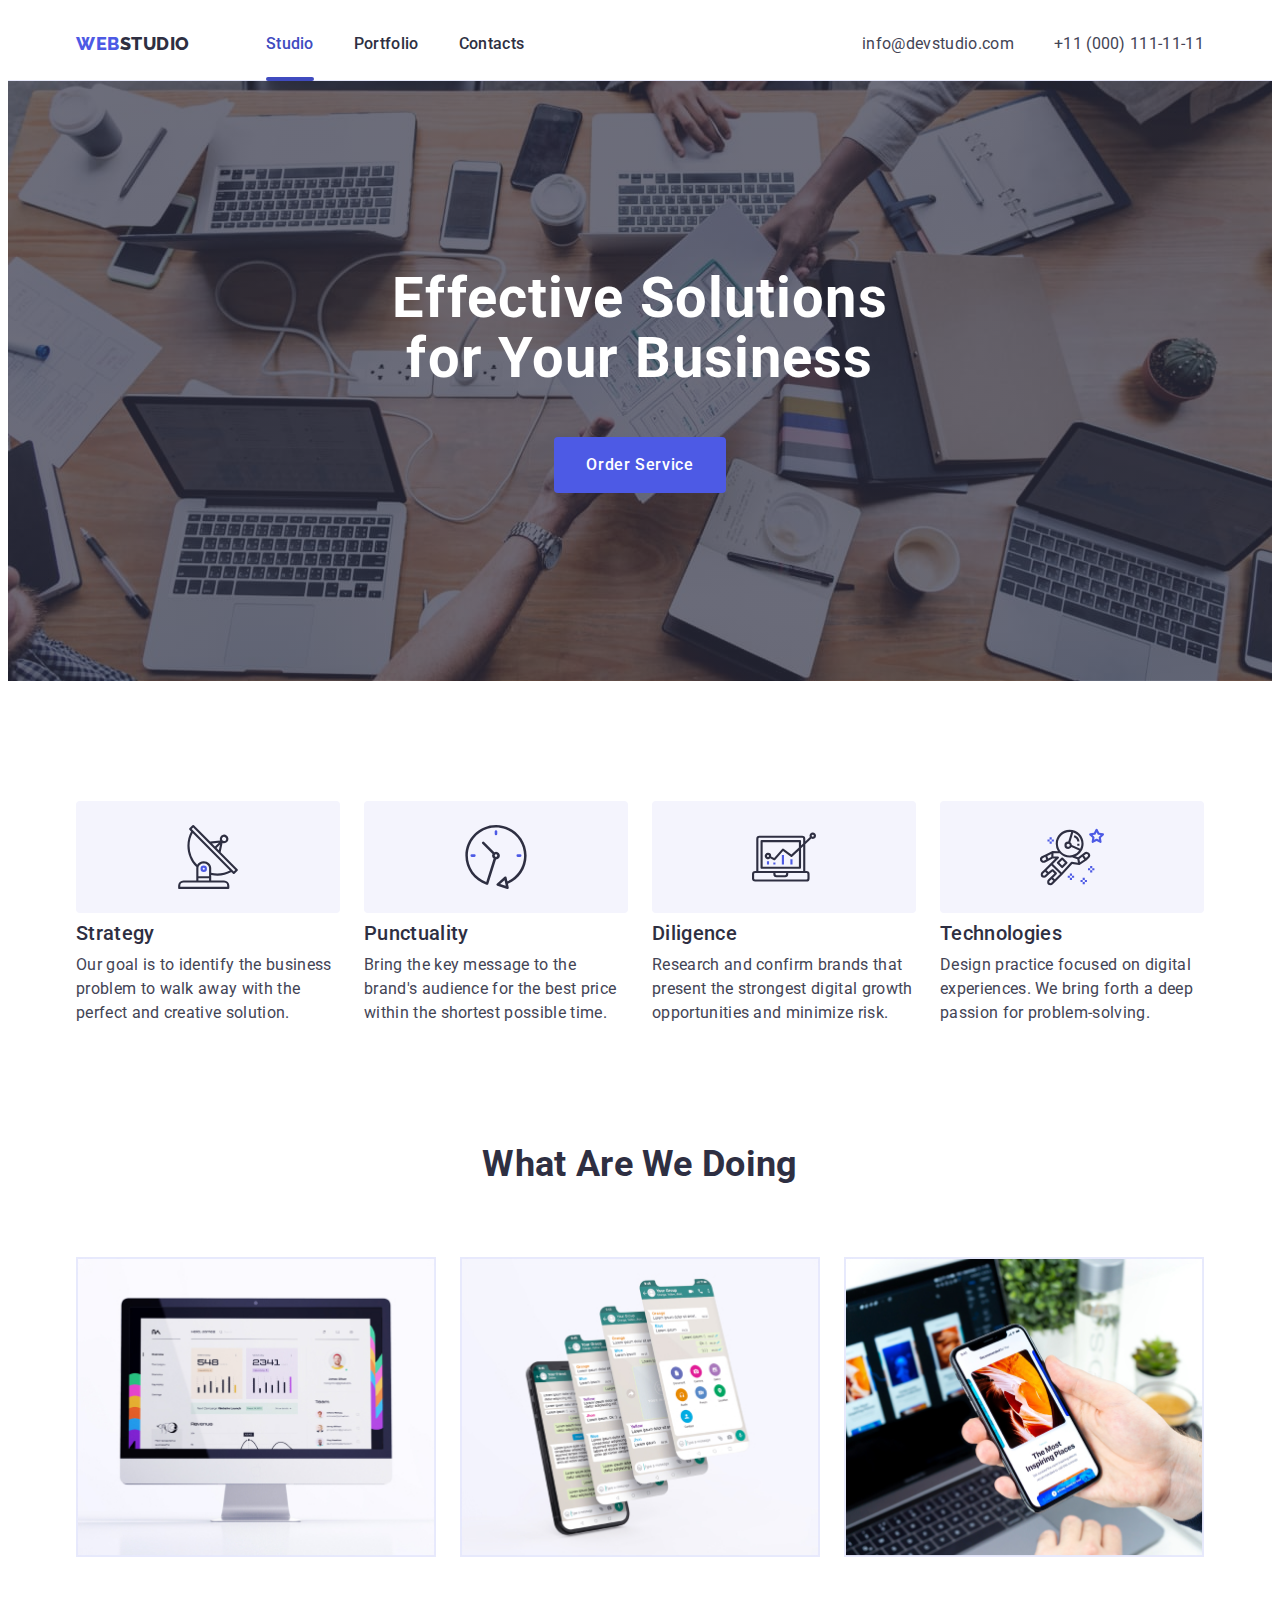
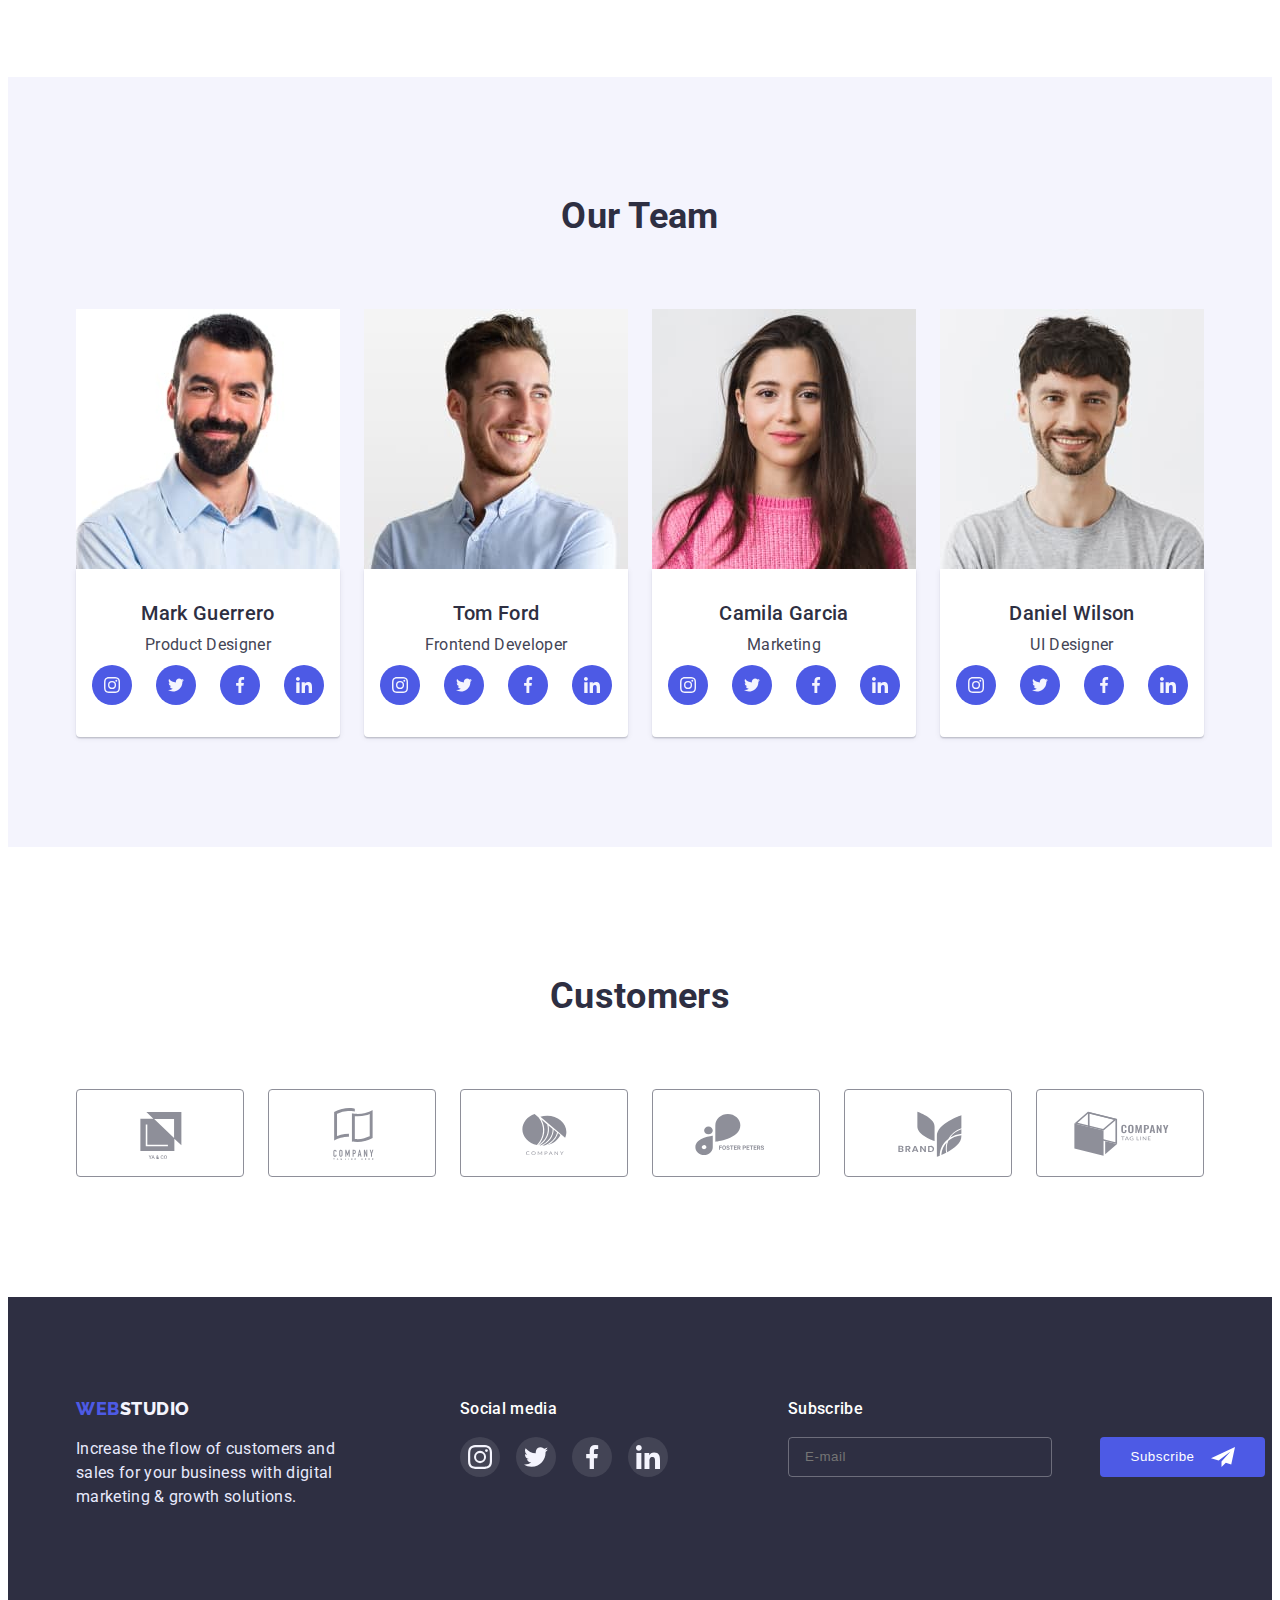
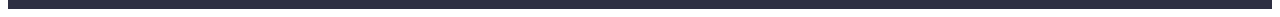
<file: index.html>
<!DOCTYPE html>
<html lang="en">
  <head>
    <meta charset="UTF-8" />
    <meta http-equiv="X-UA-Compatible" content="IE=edge" />
    <meta name="viewport" content="width=device-width, initial-scale=1.0" />
    <title>Document</title>
    <link rel="preconnect" href="https://fonts.googleapis.com" />
    <link rel="preconnect" href="https://fonts.gstatic.com" crossorigin />
    <link
      href="https://fonts.googleapis.com/css2?family=Raleway:wght@800&family=Roboto:wght@400;500;700;900&display=swap"
      rel="stylesheet"
    />
    <link
      rel="stylesheet"
      href="https://cdnjs.cloudflare.com/ajax/libs/modern-normalize/1.1.0/modern-normalize.min.css"
      integrity="sha512-wpPYUAdjBVSE4KJnH1VR1HeZfpl1ub8YT/NKx4PuQ5NmX2tKuGu6U/JRp5y+Y8XG2tV+wKQpNHVUX03MfMFn9Q=="
      crossorigin="anonymous"
      referrerpolicy="no-referrer"
    />
    <link rel="stylesheet" href="./css/styles.css" />
  </head>
  <body>
    <header class="header">
      <div class="container">
        <nav class="navigation">
          <a class="logo" href="/">Web<span class="studio-nav">Studio</span></a>
          <ul class="list-nav list">
            <li class="item"><a href="" class="link current">Studio</a></li>
            <li class="item">
              <a href="./portfolio.html" class="link">Portfolio</a>
            </li>
            <li class="item"><a href="" class="link">Contacts</a></li>
          </ul>
        </nav>

        <ul class="header-list list">
          <li class="item">
            <a class="contact link" href="mailto:info@devstudio.com"
              >info@devstudio.com</a
            >
          </li>
          <li class="item">
            <a class="contact link" href="tel:+110001111111"
              >+11 (000) 111-11-11</a
            >
          </li>
        </ul>
      </div>
    </header>

    <main>
      <section class="hero">
        <div class="container">
          <h1 class="title">Effective Solutions for Your Business</h1>
          <button class="btn" type="button" data-modal-open>
            Order Service
          </button>
        </div>
      </section>

      <section class="section">
        <div class="container">
          <h2 hidden>Priorities</h2>
          <ul class="list">
            <li class="item">
              <div class="thumb">
                <svg class="thumb-icon" width="64" height="64">
                  <use href="./images/icons.svg#icon-antenna"></use>
                </svg>
              </div>
              <h3 class="title">Strategy</h3>
              <p class="text">
                Our goal is to identify the business problem to walk away with
                the perfect and creative solution.
              </p>
            </li>
            <li class="item">
              <div class="thumb">
                <svg class="thumb-icon" width="64" height="64">
                  <use href="./images/icons.svg#icon-clock"></use>
                </svg>
              </div>
              <h3 class="title">Punctuality</h3>
              <p class="text">
                Bring the key message to the brand's audience for the best price
                within the shortest possible time.
              </p>
            </li>
            <li class="item">
              <div class="thumb">
                <svg class="thumb-icon" width="64" height="64">
                  <use href="./images/icons.svg#icon-diagram"></use>
                </svg>
              </div>
              <h3 class="title">Diligence</h3>
              <p class="text">
                Research and confirm brands that present the strongest digital
                growth opportunities and minimize risk.
              </p>
            </li>
            <li class="item">
              <div class="thumb">
                <svg class="thumb-icon" width="64" height="64">
                  <use href="./images/icons.svg#icon-astronaut"></use>
                </svg>
              </div>
              <h3 class="title">Technologies</h3>
              <p class="text">
                Design practice focused on digital experiences. We bring forth a
                deep passion for problem-solving.
              </p>
            </li>
          </ul>
        </div>
      </section>

      <section class="features">
        <div class="container">
          <h2 class="title">What are we doing</h2>
          <ul class="list">
            <li class="features-item">
              <img
                src="./images/img.jpg1.1.jpg"
                alt="monitor"
                width="360"
                height="300"
              />
            </li>
            <li class="features-item">
              <img
                src="./images/img.jpg1.2.jpg"
                alt="phones"
                width="360"
                height="300"
              />
            </li>
            <li class="features-item">
              <img
                src="./images/img.jpg1.3.jpg"
                alt="monitor and phone"
                width="360"
                height="300"
              />
            </li>
          </ul>
        </div>
      </section>

      <section class="team">
        <div class="container">
          <h2 class="caption">Our Team</h2>
          <ul class="team-list list">
            <li class="team-item">
              <img
                src="./images/img.jpg"
                alt="employee photo"
                width="264"
                height="260"
              />
              <div class="team-card">
                <h3 class="title">Mark Guerrero</h3>
                <p class="after-title">Product Designer</p>
                <ul class="team-soc-list list">
                  <li class="team-soc-item">
                    <a href="" class="soc-link link">
                      <svg class="team-soc-icon" width="16" height="16">
                        <use href="./images/icons.svg#icon-instagram"></use>
                      </svg>
                    </a>
                  </li>
                  <li class="team-soc-item">
                    <a href="" class="soc-link link">
                      <svg class="team-soc-icon" width="16" height="16">
                        <use href="./images/icons.svg#icon-twitter"></use>
                      </svg>
                    </a>
                  </li>
                  <li class="team-soc-item">
                    <a href="" class="soc-link link">
                      <svg class="team-soc-icon" width="16" height="16">
                        <use href="./images/icons.svg#icon-facebook"></use>
                      </svg>
                    </a>
                  </li>
                  <li class="team-soc-item">
                    <a href="" class="soc-link link">
                      <svg class="team-soc-icon" width="16" height="16">
                        <use href="./images/icons.svg#icon-linkedin"></use>
                      </svg>
                    </a>
                  </li>
                </ul>
              </div>
            </li>
            <li class="team-item">
              <img
                src="./images/img-2.jpg"
                alt="employee photo"
                width="264"
                height="260"
              />
              <div class="team-card">
                <h3 class="title">Tom Ford</h3>
                <p class="after-title">Frontend Developer</p>
                <ul class="team-soc-list list">
                  <li class="team-soc-item">
                    <a href="" class="soc-link link">
                      <svg class="team-soc-icon" width="16" height="16">
                        <use href="./images/icons.svg#icon-instagram"></use>
                      </svg>
                    </a>
                  </li>
                  <li class="team-soc-item">
                    <a href="" class="soc-link link">
                      <svg class="team-soc-icon" width="16" height="16">
                        <use href="./images/icons.svg#icon-twitter"></use>
                      </svg>
                    </a>
                  </li>
                  <li class="team-soc-item">
                    <a href="" class="soc-link link">
                      <svg class="team-soc-icon" width="16" height="16">
                        <use href="./images/icons.svg#icon-facebook"></use>
                      </svg>
                    </a>
                  </li>
                  <li class="team-soc-item">
                    <a href="" class="soc-link link">
                      <svg class="team-soc-icon" width="16" height="16">
                        <use href="./images/icons.svg#icon-linkedin"></use>
                      </svg>
                    </a>
                  </li>
                </ul>
              </div>
            </li>
            <li class="team-item">
              <img
                src="./images/img-3.jpg"
                alt="employee photo"
                width="264"
                height="260"
              />
              <div class="team-card">
                <h3 class="title">Camila Garcia</h3>
                <p class="after-title">Marketing</p>
                <ul class="team-soc-list list">
                  <li class="team-soc-item">
                    <a href="" class="soc-link link">
                      <svg class="team-soc-icon" width="16" height="16">
                        <use href="./images/icons.svg#icon-instagram"></use>
                      </svg>
                    </a>
                  </li>
                  <li class="team-soc-item">
                    <a href="" class="soc-link link">
                      <svg class="team-soc-icon" width="16" height="16">
                        <use href="./images/icons.svg#icon-twitter"></use>
                      </svg>
                    </a>
                  </li>
                  <li class="team-soc-item">
                    <a href="" class="soc-link link">
                      <svg class="team-soc-icon" width="16" height="16">
                        <use href="./images/icons.svg#icon-facebook"></use>
                      </svg>
                    </a>
                  </li>
                  <li class="team-soc-item">
                    <a href="" class="soc-link link">
                      <svg class="team-soc-icon" width="16" height="16">
                        <use href="./images/icons.svg#icon-linkedin"></use>
                      </svg>
                    </a>
                  </li>
                </ul>
              </div>
            </li>
            <li class="team-item">
              <img
                src="./images/img-4.jpg"
                alt="employee photo"
                width="264"
                height="260"
              />
              <div class="team-card">
                <h3 class="title">Daniel Wilson</h3>
                <p class="after-title">UI Designer</p>
                <ul class="team-soc-list list">
                  <li class="team-soc-item">
                    <a href="" class="soc-link link">
                      <svg class="team-soc-icon" width="16" height="16">
                        <use href="./images/icons.svg#icon-instagram"></use>
                      </svg>
                    </a>
                  </li>
                  <li class="team-soc-item">
                    <a href="" class="soc-link link">
                      <svg class="team-soc-icon" width="16" height="16">
                        <use href="./images/icons.svg#icon-twitter"></use>
                      </svg>
                    </a>
                  </li>
                  <li class="team-soc-item">
                    <a href="" class="soc-link link">
                      <svg class="team-soc-icon" width="16" height="16">
                        <use href="./images/icons.svg#icon-facebook"></use>
                      </svg>
                    </a>
                  </li>
                  <li class="team-soc-item">
                    <a href="" class="soc-link link">
                      <svg class="team-soc-icon" width="16" height="16">
                        <use href="./images/icons.svg#icon-linkedin"></use>
                      </svg>
                    </a>
                  </li>
                </ul>
              </div>
            </li>
          </ul>
        </div>
      </section>
    </main>

    <section class="customers">
      <div class="container">
        <h2 class="customers-title">Customers</h2>
        <ul class="customers-list list">
          <li class="customers-item">
            <a href="" class="customers-link link">
              <svg class="customers-icon" width="104" height="56">
                <use href="./images/icons.svg#icon-Logo"></use>
              </svg>
            </a>
          </li>
          <li class="customers-item">
            <a href="" class="customers-link link">
              <svg class="customers-icon" width="104" height="56">
                <use href="./images/icons.svg#icon-Logo-2"></use>
              </svg>
            </a>
          </li>
          <li class="customers-item">
            <a href="" class="customers-link link">
              <svg class="customers-icon" width="104" height="56">
                <use href="./images/icons.svg#icon-Logo-3"></use>
              </svg>
            </a>
          </li>
          <li class="customers-item">
            <a href="" class="customers-link link">
              <svg class="customers-icon" width="104" height="56">
                <use href="./images/icons.svg#icon-Logo-4"></use>
              </svg>
            </a>
          </li>
          <li class="customers-item">
            <a href="" class="customers-link link">
              <svg class="customers-icon" width="104" height="56">
                <use href="./images/icons.svg#icon-Logo-5"></use>
              </svg>
            </a>
          </li>
          <li class="customers-item">
            <a href="" class="customers-link link">
              <svg class="customers-icon" width="104" height="56">
                <use href="./images/icons.svg#icon-Logo-6"></use>
              </svg>
            </a>
          </li>
        </ul>
      </div>
    </section>

    <footer class="footer">
      <div class="container">
        <div class="footer-logo">
          <a class="logo" href="/"
            >Web<span class="studio-footer">Studio</span></a
          >
          <p class="text">
            Increase the flow of customers and sales for your business with
            digital marketing & growth solutions.
          </p>
        </div>

        <div class="footer-soc">
          <h3 class="footer-title">Social media</h3>
          <ul class="footer-soc-list list">
            <li class="footer-item">
              <a href="" class="soc-link link">
                <svg class="footer-icon" width="24" height="24">
                  <use href="./images/icons.svg#icon-instagram"></use>
                </svg>
              </a>
            </li>

            <li class="footer-item">
              <a href="" class="soc-link link">
                <svg class="footer-icon" width="24" height="24">
                  <use href="./images/icons.svg#icon-twitter"></use>
                </svg>
              </a>
            </li>

            <li class="footer-item">
              <a href="" class="soc-link link">
                <svg class="footer-icon" width="24" height="24">
                  <use href="./images/icons.svg#icon-facebook"></use>
                </svg>
              </a>
            </li>

            <li class="footer-item">
              <a href="" class="soc-link link">
                <svg class="footer-icon" width="24" height="24">
                  <use href="./images/icons.svg#icon-linkedin"></use>
                </svg>
              </a>
            </li>
          </ul>
        </div>

        <div class="footer-field">
          <p class="footer-form-titl">Subscribe</p>
          <form class="footer-form">
            <div class="footer-field-form">
            <input
            type="email"
            class="footer-input"
            name="user-email"
            placeholder="E-mail"
          />
          <button type="submit" class="button-footer-form">Subscribe
            <svg class="footer-form-icon" width="24" height="24">
              <use href="./images/icons.svg#icon-frame"></use>
            </svg>
          </button>
        </div>
          </form>
        </div>
      </div>
    </footer>
    <div class="backdrop is-hidden" data-modal>
      <div class="modal">
        <button type="button" class="modal-close" data-modal-close>
          <svg class="modal-icon" width="8" height="8">
            <use href="./images/icons.svg#icon-vector"></use>
          </svg>
        </button>
        <p class="modal-title">Leave your contacts and we will call you back</p>
        <form class="modal-form">
          <div class="modal-field">
          <label for="user-name" class="input-text">Name</label>
          <div class="input-wrap">
          <input
            type="text"
            class="modal-input"
            name="user-name"
            id="user-name"
            required
          />
          <svg class="input-icon" width="18" height="24">
            <use href="./images/icons.svg#icon-person-black-18dp-1"></use>
          </svg>
        </div>
        </div>
        <div class="modal-field">
          <label for="user-tel" class="input-text">Phone</label>
          <div class="input-wrap">
          <input
            type="tel"
            class="modal-input"
            name="user-tel"
            id="user-tel"
            required
          />
          <svg class="input-icon" width="18" height="24">
            <use href="./images/icons.svg#icon-phone-black-18dp-1"></use>
          </svg>  
        </div>
        </div>
        <div class="modal-field">
          <label for="user-email" class="input-text">Email</label>
          <div class="input-wrap">
          <input
            type="email"
            class="modal-input"
            name="user-email"
            id="user-email"
          />
          <svg class="input-icon" width="18" height="24">
            <use href="./images/icons.svg#icon-email-black-18dp-1"></use>
          </svg>  
        </div>
        </div>
        <div class="modal-field">
          <label for="user-comment" class="input-text">Comment</label>
          <textarea
          name="user-comment"
          id="user-comment"
          class="modal-comment"
          placeholder="Text input"
          ></textarea>
        </div>
        <div class="modal-field-chek">
          <input 
          class="input-check visually-hidden"
          type="checkbox"
          name="privacy"
          id="privacy"
          value="true"
          required
          >
          <label for="privacy" class="check-text">
          <span>
            <svg class="check-icon" width="10" height="8">
              <use href="./images/icons.svg#icon-chek"></use>
            </svg>
          </span>
          I accept the terms and conditions of the&nbsp;<a href="" class="modal-link">Privacy Policy</a>
        </label>
        </div>
        <button type="submit" class="button-form">Send</button>
        </form>
      </div>
    </div>
    <script src="./js/modal.js"></script>
  </body>
</html>
</file>
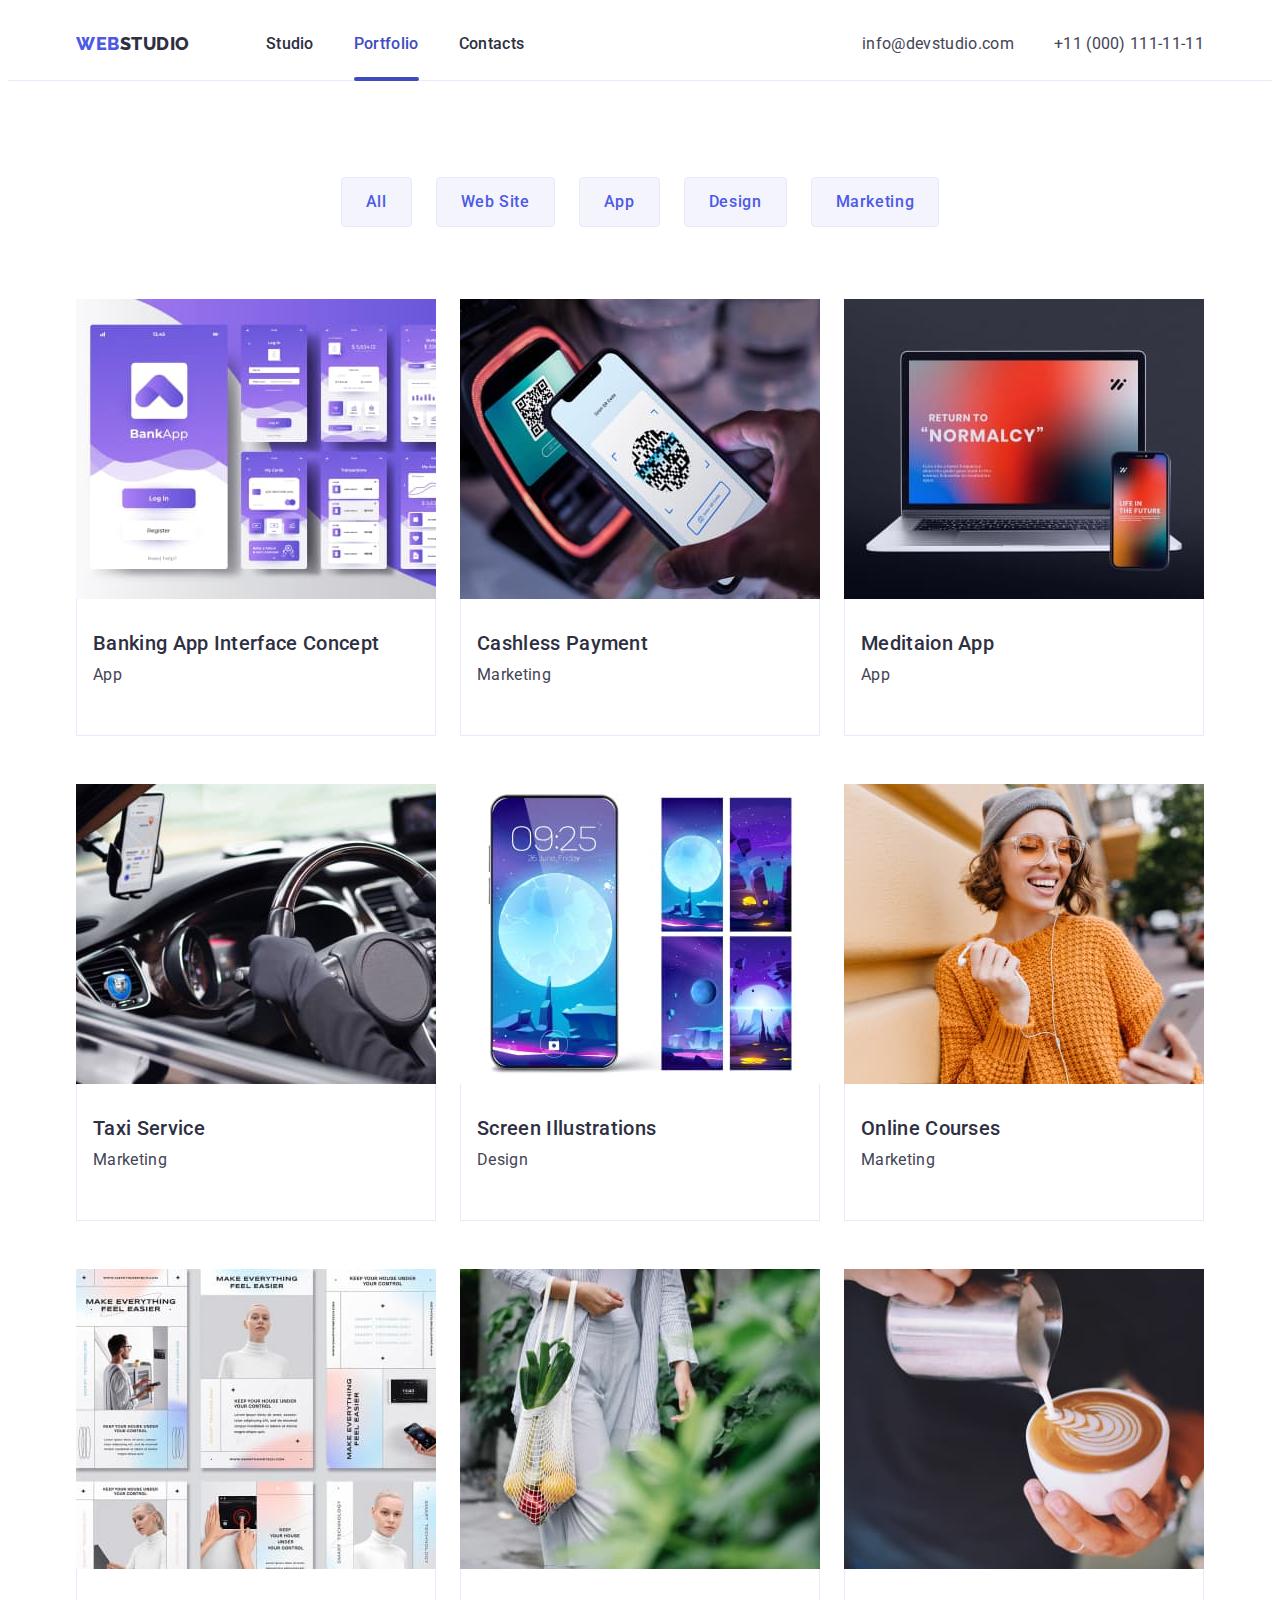
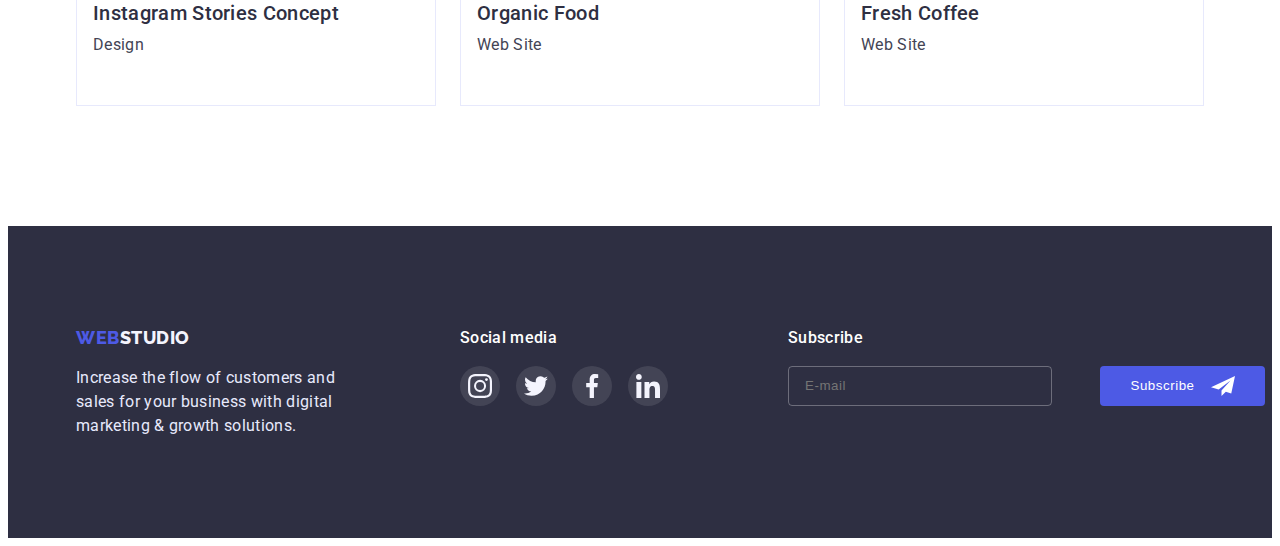
<file: portfolio.html>
<!DOCTYPE html>
<html lang="en">
  <head>
    <meta charset="UTF-8" />
    <meta http-equiv="X-UA-Compatible" content="IE=edge" />
    <meta name="viewport" content="width=device-width, initial-scale=1.0" />
    <title>Document</title>
    <link rel="preconnect" href="https://fonts.googleapis.com" />
    <link rel="preconnect" href="https://fonts.gstatic.com" crossorigin />
    <link
      href="https://fonts.googleapis.com/css2?family=Raleway:wght@800&family=Roboto:wght@400;500;700;900&display=swap"
      rel="stylesheet"
    />
    <link
      rel="stylesheet"
      href="https://cdnjs.cloudflare.com/ajax/libs/modern-normalize/1.1.0/modern-normalize.min.css"
      integrity="sha512-wpPYUAdjBVSE4KJnH1VR1HeZfpl1ub8YT/NKx4PuQ5NmX2tKuGu6U/JRp5y+Y8XG2tV+wKQpNHVUX03MfMFn9Q=="
      crossorigin="anonymous"
      referrerpolicy="no-referrer"
    />
    <link rel="stylesheet" href="./css/styles.css" />
  </head>
  <body>
    <header class="header">
      <div class="container">
        <nav class="navigation">
          <a class="logo" href="/">Web<span class="studio-nav">Studio</span></a>
          <ul class="list-nav list">
            <li class="item"><a class="link" href="./index.html">Studio</a></li>
            <li class="item"><a class="link current" href="">Portfolio</a></li>
            <li class="item"><a class="link" href="">Contacts</a></li>
          </ul>
        </nav>

        <ul class="header-list list">
          <li class="item">
            <a class="contact link" href="mailto:info@devstudio.com"
              >info@devstudio.com</a
            >
          </li>
          <li class="item">
            <a class="contact link" href="tel:+110001111111"
              >+11 (000) 111-11-11</a
            >
          </li>
        </ul>
      </div>
    </header>

    <main>
      <section class="section-main">
        <div class="container">
          <h1 class="visually-hidden">Portfolio</h1>
          <ul class="caption list">
            <li><button type="button" class="btn">All</button></li>
            <li><button type="button" class="btn">Web Site</button></li>
            <li><button type="button" class="btn">App</button></li>
            <li><button type="button" class="btn">Design</button></li>
            <li><button type="button" class="btn">Marketing</button></li>
          </ul>

          <ul class="content list">
            <li class="content-item">
              <a class="link" href="">
                <div class="content-wrap">
                  <img
                    src="./images/img.portfolio1.jpg"
                    alt="projekt1"
                    width="360"
                    height="300"
                  />
                  <p class="overlay">
                    14 Stylish and User-Friendly App Design Concepts · Task
                    Manager App · Calorie Tracker App · Exotic Fruit Ecommerce
                    App · Cloud Storage App
                  </p>
                </div>
                <div class="content-card">
                  <h2 class="title">Banking App Interface Concept</h2>
                  <p class="text">App</p>
                </div>
              </a>
            </li>

            <li class="content-item">
              <a class="link" href="">
                <div class="content-wrap">
                <img
                  src="./images/img.portfolio2.jpg"
                  alt="projekt2"
                  width="360"
                  height="300"
                />
                <p class="overlay">
                  14 Stylish and User-Friendly App Design Concepts · Task
                  Manager App · Calorie Tracker App · Exotic Fruit Ecommerce
                  App · Cloud Storage App
                </p>
              </div>
                <div class="content-card">
                  <h2 class="title">Cashless Payment</h2>
                  <p class="text">Marketing</p>
                </div>
              </a>
            </li>
            <li class="content-item">
              <a class="link" href="">
                <div class="content-wrap">
                <img
                  src="./images/img.portfolio3.jpg"
                  alt="projekt3"
                  width="360"
                  height="300"
                />
                <p class="overlay">
                  14 Stylish and User-Friendly App Design Concepts · Task
                  Manager App · Calorie Tracker App · Exotic Fruit Ecommerce
                  App · Cloud Storage App
                </p>
              </div>
                <div class="content-card">
                  <h2 class="title">Meditaion App</h2>
                  <p class="text">App</p>
                </div>
              </a>
            </li>
            <li class="content-item">
              <a class="link" href="">
                <div class="content-wrap">
                <img
                  src="./images/img.portfolio4.jpg"
                  alt="projekt4"
                  width="360"
                  height="300"
                />
                <p class="overlay">
                  14 Stylish and User-Friendly App Design Concepts · Task
                  Manager App · Calorie Tracker App · Exotic Fruit Ecommerce
                  App · Cloud Storage App
                </p>
              </div>
                <div class="content-card">
                  <h2 class="title">Taxi Service</h2>
                  <p class="text">Marketing</p>
                </div>
              </a>
            </li>
            <li class="content-item">
              <a class="link" href="">
                <div class="content-wrap">
                <img
                  src="./images/img.portfolio5.jpg"
                  alt="projekt5"
                  width="360"
                  height="300"
                />
                <p class="overlay">
                  14 Stylish and User-Friendly App Design Concepts · Task
                  Manager App · Calorie Tracker App · Exotic Fruit Ecommerce
                  App · Cloud Storage App
                </p>
              </div>
                <div class="content-card">
                  <h2 class="title">Screen Illustrations</h2>
                  <p class="text">Design</p>
                </div>
              </a>
            </li>
            <li class="content-item">
              <a class="link" href="">
                <div class="content-wrap">
                <img
                  src="./images/img.portfolio6.jpg"
                  alt="projekt6"
                  width="360"
                  height="300"
                />
                <p class="overlay">
                  14 Stylish and User-Friendly App Design Concepts · Task
                  Manager App · Calorie Tracker App · Exotic Fruit Ecommerce
                  App · Cloud Storage App
                </p>
              </div>
                <div class="content-card">
                  <h2 class="title">Online Courses</h2>
                  <p class="text">Marketing</p>
                </div>
              </a>
            </li>
            <li class="content-item">
              <a class="link" href="">
                <div class="content-wrap">
                <img
                  src="./images/img.portfolio7.jpg"
                  alt="projekt7"
                  width="360"
                  height="300"
                />
                <p class="overlay">
                  14 Stylish and User-Friendly App Design Concepts · Task
                  Manager App · Calorie Tracker App · Exotic Fruit Ecommerce
                  App · Cloud Storage App
                </p>
              </div>
                <div class="content-card">
                  <h2 class="title">Instagram Stories Concept</h2>
                  <p class="text">Design</p>
                </div>
              </a>
            </li>
            <li class="content-item">
              <a class="link" href="">
                <div class="content-wrap">
                <img
                  src="./images/img.portfolio8.jpg"
                  alt="projekt8"
                  width="360"
                  height="300"
                />
                <p class="overlay">
                  14 Stylish and User-Friendly App Design Concepts · Task
                  Manager App · Calorie Tracker App · Exotic Fruit Ecommerce
                  App · Cloud Storage App
                </p>
              </div>
                <div class="content-card">
                  <h2 class="title">Organic Food</h2>
                  <p class="text">Web Site</p>
                </div>
              </a>
            </li>
            <li class="content-item">
              <a class="link" href="">
                <div class="content-wrap">
                <img
                  src="./images/img.portfolio9.jpg"
                  alt="projekt9"
                  width="360"
                  height="300"
                />
                <p class="overlay">
                  14 Stylish and User-Friendly App Design Concepts · Task
                  Manager App · Calorie Tracker App · Exotic Fruit Ecommerce
                  App · Cloud Storage App
                </p>
              </div>
                <div class="content-card">
                  <h2 class="title">Fresh Coffee</h2>
                  <p class="text">Web Site</p>
                </div>
              </a>
            </li>
          </ul>
        </div>
      </section>
    </main>

    <footer class="footer">
      <div class="container">
        <div class="footer-logo">
          <a class="logo" href="/"
            >Web<span class="studio-footer">Studio</span></a
          >
          <p class="text">
            Increase the flow of customers and sales for your business with
            digital marketing & growth solutions.
          </p>
        </div>

        <div class="footer-soc">
          <h3 class="footer-title">Social media</h3>
          <ul class="footer-soc-list list">
            <li class="footer-item">
              <a href="" class="soc-link link">
                <svg class="footer-icon" width="24" height="24">
                  <use href="./images/icons.svg#icon-instagram"></use>
                </svg>
              </a>
            </li>

            <li class="footer-item">
              <a href="" class="soc-link link">
                <svg class="footer-icon" width="24" height="24">
                  <use href="./images/icons.svg#icon-twitter"></use>
                </svg>
              </a>
            </li>

            <li class="footer-item">
              <a href="" class="soc-link link">
                <svg class="footer-icon" width="24" height="24">
                  <use href="./images/icons.svg#icon-facebook"></use>
                </svg>
              </a>
            </li>

            <li class="footer-item">
              <a href="" class="soc-link link">
                <svg class="footer-icon" width="24" height="24">
                  <use href="./images/icons.svg#icon-linkedin"></use>
                </svg>
              </a>
            </li>
          </ul>
        </div>
        <div class="footer-field">
          <p class="footer-form-titl">Subscribe</p>
          <form class="footer-form">
            <div class="footer-field-form">
            <input
            type="email"
            class="footer-input"
            name="user-email"
            placeholder="E-mail"
          />
          <button type="submit" class="button-footer-form">Subscribe
            <svg class="footer-form-icon" width="24" height="24">
              <use href="./images/icons.svg#icon-frame"></use>
            </svg>
          </button>
        </div>
          </form>
        </div>
      </div>
    </footer>
  </body>
</html>
</file>
<file: css/styles.css>
:root {
    --accent-color: #E7E9FC;
    --light-mode-color: #F4F4FD;
    --secondery-text-color: #FFFFFF;
    --headings-text-color: #2E2F42;
    --pressed-state-color:#404BBF;
    --primaru-brand-color: #4D5AE5;
    --main-text-color: #434455;
    --helper-text-color:#8E8F99;
    --modal-color: #FCFCFC;
    --bg-gradient: linear-gradient(
     rgba(46, 47, 66, 0.7),
     rgba(46, 47, 66, 0.7)
     );
    --valid-fields:#31D0AA;
    --duration: 250ms cubic-bezier(0.4, 0, 0.2, 1);
}

html {
    box-sizing: border-box;
}

*,
*::before,
*::after {
  box-sizing: inherit;
}


p,
h1,
h2,
h3 {
    margin: 0;
}
ul {
    margin: 0;
    padding-left: 0;
}

img {
    display: block;
    max-width: 100%;
    height: auto;
}

body {
    font-family: 'Roboto', sans-serif;
    letter-spacing: 0.02em;
}


.list {
    list-style: none;
}
.link {
    text-decoration: none;

}

.container{
    width: 1158px;
    padding-left: 15px;
    padding-right: 15px;
    margin-right: auto;
    margin-left: auto;

    /*outline: 1px solid red;*/
}
    


/*HEADER*/

.header {
    max-height: 76px;
    background-color: var(--secondery-text-color);
    border-bottom: 1px solid var(--accent-color);

}

.list-nav .link.current {
    color: var(--pressed-state-color);
}

/*--------LOGO--------*/

.logo {
    font-family: 'Raleway', sans-serif;
    font-weight: 800;
    font-size: 18px;
    line-height: 1.33;
    display: flex;
    letter-spacing: 0.03em;
    text-transform: uppercase;
    color: var(--primaru-brand-color);
    text-decoration: none;
}

.navigation .logo {
    margin-right: 76px;
    padding-top: 24px;
    padding-bottom: 24px;
}

.studio-nav {
    color: var(--headings-text-color);
} 
.studio-footer{
    color: var(--light-mode-color)
}



/*------NAV HEADER-------*/

.header > .container {
    display: flex;
    align-items: center;
}

.list-nav {
    display: flex;
    gap: 40px;
}

.navigation {
    display: flex;
    align-items: center; 
    margin-right: auto;
}

.header-list {
    display: flex;
    gap: 40px; 
}

.navigation .link {
    position: relative;

    font-weight: 500;
    font-size: 16px;
    line-height: 1.5;
    text-decoration: none;
    color: var(--headings-text-color);
    transition: color var(--duration);

    display: block;
    padding-top: 24px;
    padding-bottom: 24px;
}

.navigation .link.current::after{
    content: '';
    position: absolute;
    width: 100%;
    background: var(--pressed-state-color);
    border-radius: 2px;
    height: 4px;
    left: 0;
    bottom: -1px;
    
}

.navigation .link:hover,
.navigation .link:focus {
    color: var(--pressed-state-color);
}

/*------CONTACT------*/ 

.contact {
    font-size: 16px;
    line-height: 1.5;
    color: var(--main-text-color);

    padding-top: 24px;
    padding-bottom: 24px;

    transition: color var(--duration);
}
.contact:hover,
.contact:focus {
    color: var(--pressed-state-color);
}

/*--------HERO-------*/

.hero {
    background-color: var(--headings-text-color);

    padding-top: 188px;
    padding-bottom: 188px;

    text-align: center;

    background-image:var(--bg-gradient),
     url(../images/people\ office.jpg);
    background-repeat: no-repeat;
    background-position: center;
    background-size: cover;
    max-width: 1440px;
}
.hero .title {
    font-size: 56px;
    line-height: 1.07;
    letter-spacing: 0.02em;
    color: var(--secondery-text-color);

    margin-bottom: 48px;
    width: 496px;
    margin-left: auto;
    margin-right: auto;
}

/*------BTN------*/

.btn {
    font-family: inherit;
    font-weight: 500;
    font-size: 16px;
    line-height: 1.5;
    letter-spacing: 0.04em;

    cursor:pointer;
}

.hero .btn {
    background-color: var(--primaru-brand-color);
    color: var(--secondery-text-color);
    border-radius: 4px;
    border: transparent;
    padding: 16px 32px;
    display: inline-block;
    transition: background-color var(--duration), color var(--duration), box-shadow var(--duration);
}

.hero .btn:hover, 
.hero .btn:focus {   
    background-color: var(--pressed-state-color);
    color: var(--secondery-text-color);
    box-shadow: 0px 4px 4px rgba(0, 0, 0, 0.15);
}

/*-----SECTION------*/


.section {
    padding-top: 120px;
    padding-bottom: 120px;
}

.section .list {
    display: flex;
    gap: 24px;
    
}

.thumb {
    background: var(--light-mode-color);
    border-radius: 4px;
    width: 264px;
    height: 112px;
    display: flex;
    align-items: center;
    justify-content: center;
    margin-bottom: 8px;
}

.section .title {
    font-family: 'Roboto', sans-serif;
    font-weight: 500;
    font-size: 20px;
    line-height: 1.2;
    /* NAVY BLUE */
    color: var(--headings-text-color);

    margin-bottom: 8px;
    
}
.text {
    font-size: 16px;
    line-height: 1.5;
    letter-spacing: 0.02em;
    min-width: 264px;
}    
.section .text {    
    color: var(--main-text-color);
}

/*--------FEATURES--------*/

.features {
    padding-top: 0;
    padding-bottom: 120px;
}

.features .title {
    font-weight: 700;
    font-size: 36px;
    line-height: 1.11;
    text-align: center;
    text-transform: capitalize;
    color: var(--headings-text-color);

    margin-bottom: 72px;

}

.features .list {
    display: flex;
    gap: 24px;
}

.features-item {
    border: 1px solid var(--accent-color);
    width: calc((100% - 48px) / 3);
}

.team {
    background-color: var(--light-mode-color);

    padding-bottom: 110px;
    padding-top: 120px;
}

.team .caption {
    font-size: 36px;
    line-height: 1.11;
    text-align: center;
    text-transform: capitalize;
    color: var(--headings-text-color);

    margin-bottom: 72px;
}

.team .title {
    font-weight: 500;
    font-size: 20px;
    line-height: 1.2;
    text-align: center;
    /* NAVY BLUE */
    color: var(--headings-text-color);

    margin-bottom: 8px;
}

.team-list {
    display: flex;
    gap: 24px;
}

.team-item {
    width: calc((100% - 72px) / 4);
}

.team-card{
    padding: 32px 16px;
    background-color: var(--secondery-text-color);
    box-shadow: 0px 1px 6px rgba(46, 47, 66, 0.08), 0px 1px 1px rgba(46, 47, 66, 0.16), 0px 2px 1px rgba(46, 47, 66, 0.08);
    border-radius: 0px 0px 4px 4px;
}

.team .after-title {
    font-size: 16px;
    line-height: 1.5;
    text-align: center;
    /* SLATE */
    color: var(--main-text-color);
    margin-bottom: 8px;
}

.team-soc-list {
    display: flex; 
    justify-content: center; 
    gap: 24px;
     
  }
  
  .team-soc-item {
      width: 40px;
      height: 40px;
  
  }
  .soc-link {
      width: 100%;
      height: 100%;
      border-radius: 50%;
      display: flex;
      align-items: center;
      justify-content: center;
  }

  .team-card .soc-link{
  background-color: var(--primaru-brand-color);
  transition: background-color var(--duration);
  }

  .team-card .soc-link:hover,
  .team-card .soc-link:focus {
    background-color: var(--pressed-state-color);
  }

.team-soc-icon {
    fill: var(--light-mode-color);
}

/*-------CUSTOMERRS-------*/

.customers {
    padding-top: 130px;
    padding-bottom: 120px;
}

.customers-title {
    font-size: 36px;
    line-height: 1.11;
    text-align: center;
    text-transform: capitalize;
    color: var(--headings-text-color);


    margin-bottom: 72px;

}
.customers-list {
    display: flex;
    gap: 24px;
   
}

.customers-item {
    width: calc((100% - 120px) / 6); 
    height: 88px; 
    
}
.customers-link {
    width: 100%;
    height: 100%;
    border: 1px solid var(--helper-text-color);
    border-radius: 4px;
    display: flex;
    align-items: center;
    justify-content:center ;
    fill: var(--helper-text-color);

    transition: border-color var(--duration), fill var(--duration);
}

.customers-link:hover {
    border-color: var(--pressed-state-color);
    fill: var(--pressed-state-color);
}




/*-------FOOTER-------*/

.footer {
    background-color: var(--headings-text-color);

    padding-top: 100px;
    padding-bottom: 100px;

}

.footer > .container {
    display: flex;
    align-items: center;
}
 
.footer .text {
    color: var(--accent-color);

    max-width: 264px;
}

.footer .logo {
    margin-bottom: 16px;
    width: 115px;
}

.footer> .container {
    gap:120px;
    align-items: flex-start;
}

.footer-soc-list {
    display: flex; 
    justify-content: center; 
    gap: 16px;
}

.footer-item {
    width: 40px;
    height: 40px;
}

.footer-soc .soc-link {
    background-color:rgba(255, 255, 255, 0.1);
    transition: background-color var(--duration);
}

.footer-soc .soc-link:hover,
.footer-soc .soc-link:focus{
    background-color: var(--valid-fields);
}

.footer-icon{
fill: var(--light-mode-color);
}

.footer-title {
    font-weight: 500;
    font-size: 16px;
    line-height: 1.5;
    letter-spacing: 0.02em;
    color: var(--secondery-text-color);

    margin-bottom: 16px;
}

.footer-form-titl {
    font-weight: 500;
    font-size: 16px;
    line-height: 1.5;
    letter-spacing: 0.02em;
    color: var(--secondery-text-color);

}


/*---------FOOTER FORM---------*/

.footer-form-titl {
    font-weight: 500;
    font-size: 16px;
    line-height: 1.5;
    letter-spacing: 0.02em;
    color: var(--secondery-text-color);
    margin-bottom: 16px;

}

.footer-input {
    width: 264px;
    height: 40px;
    background-color: transparent;
    border: 1px solid rgba(255, 255, 255, 0.3);
    border-radius: 4px;
    outline: none;
    padding: 8px 16px;
    line-height: 2;
    letter-spacing: 0.04em;
    color: var(--secondery-text-color);
    margin-right: 24px;
}

.footer-field-form {
   display: flex;
   gap: 24px; 
}

.button-footer-form {
    width: 165px;
    height: 40px;
    display: flex;
    justify-content: center;
    align-items: center;
    background: var(--primaru-brand-color);
    border-radius: 4px;
    color: var(--secondery-text-color);
    font-weight: 500;
    line-height: 1.5px;
    letter-spacing: 0.04em;
    cursor:pointer;
    border: transparent;
    transition: background-color var(--duration);
}

.footer-form-icon {
    margin-left: 16px;  
    fill: var(--secondery-text-color);
}

.button-footer-form:hover,
.button-footer-form:focus {
    background-color: var(--pressed-state-color);
    color: var(--secondery-text-color);
    box-shadow: 0px 4px 4px rgba(0, 0, 0, 0.15);
} 



/*--------------MODAL-----------------------*/

.backdrop {
    position: fixed;
    top:0;
    width: 100%;
    height: 100%;
    background-color: rgba(44, 44, 44, 0.5);
    transition: opacity var(--duration), visibility var(--duration);
}



.modal {
    position: absolute;
    top: 50%;
    left: 50%;
    width: 408px;
    min-height: 576px;
    border-radius: 4px;
    background-color: var(--modal-color);
    box-shadow: 0px 1px 1px rgba(0, 0, 0, 0.14), 0px 1px 3px rgba(0, 0, 0, 0.12), 0px 2px 1px rgba(0, 0, 0, 0.2);
    transform: translate(-50%, -50%) scaleY(1);
    transition: transform var(--duration) ;
    padding: 72px 24px 24px;
}

.backdrop.is-hidden .modal {
    transform: translate(-50%, -50%) scaleY(0); 
}
    
.modal-icon {
    fill: #000000;
    transition: fill var(--duration);
}


.modal-close {
    position: absolute;
    top: 32px;
    right: 32px;
    width: 24px;
    height: 24px;
    border-radius: 50%;
    border: 1px solid rgba(0, 0, 0, 0.1);
    background-color: var(--accent-color);
    transition: background-color var(--duration);
}

.modal-close:hover,
.modal-close:focus {
    background-color: var(--pressed-state-color);
}

.modal-close:hover > .modal-icon,
.modal-close:focus > .modal-icon {
    fill: var(--secondery-text-color);
}


.is-hidden {
    opacity: 0;
    visibility: hidden;
    pointer-events: none;
}

.modal-title {
    font-weight: 500;
    font-size: 16px;
    line-height: 1.5;
    text-align: center;
    letter-spacing: 0.02em;
    color: var(--headings-text-color);
    margin-bottom: 16px;
    
}

.modal-input {
    width: 100%;
    height: 40px;
    border: 1px solid rgba(33, 33, 33, 0.2);
    border-radius: 4px;
    padding-left: 38px;
    background-color: transparent;
    outline: none;
    transition: border-color var(--duration);
}

.modal-input:focus {
    border-color: var(--primaru-brand-color);
}

.modal-input:focus + .input-icon {
    fill: var(--primaru-brand-color); 
}

.input-text {
    display: inline-block;
    margin-bottom: 4px;
    font-weight: 400;
    font-size: 12px;
    line-height: 1.16;
    letter-spacing: 0.01em;
    color: var(--helper-text-color);

}

.modal-field {
    margin-bottom: 8px;
}

.modal-field-chek {
    margin-bottom: 24px;
}


.input-wrap {
    position: relative;
}
.input-icon {
    position: absolute;
    left: 16px;
    top: 50%;
    transform: translateY(-50%);
    transition: fill var(--duration);
}

.modal-comment {
    width: 100%;
    height: 120px;
    border: 1px solid rgba(33, 33, 33, 0.2);
    border-radius: 4px;
    background-color: transparent;
    padding: 8px 16px; 
    resize: none;
    outline: none;
    transition: var(--duration);
}

.modal-comment:focus {
    border-color: var(--primaru-brand-color)
}

.modal-comment::placeholder {
    font-size: 12px;
    line-height: 1.33;
    letter-spacing: 0.04em;
    color: rgba(117, 117, 117, 0.5);
}

.button-form {
    width: 169px;
    height: 56px;
    padding: 16px 32px;
    display: block;
    margin-left: auto;
    margin-right: auto;
    
    background-color: var(--primaru-brand-color);
    
    border-radius: 4px;
    border: transparent;
    
    font-family: inherit;
    font-weight: 500;
    font-size: 16px;
    line-height: 1.5;
    align-items: center;
    text-align: center;
    letter-spacing: 0.04em;
    color: var(--secondery-text-color);
    cursor:pointer;
    transition: background-color var(--duration), box-shadow var(--duration);
}
.button-form:hover,
.button-form:focus{
    background-color: var(--pressed-state-color);
    box-shadow: 0px 4px 4px rgba(0, 0, 0, 0.15);
}


.check-text span {
    width: 16px;
    height: 16px;
    border: 1.25px solid #2E2F42;
    border-radius: 2px;
    display: flex;
    align-items: center;
    justify-content: center; 
    margin-right: 8px; 
    fill: transparent;
    transition: background-color var(--duration);
}

.check-text {
    display: flex;
    align-items: center;
    font-size: 12px;
    line-height: 1.33;
    letter-spacing: 0.04em;
    color: #757575;
}

.modal-link {
    font-size: 12px;
    line-height: 1.33;
    letter-spacing: 0.04em;
    text-decoration-line: underline;
    color: var(--primaru-brand-color);
}

.check-icon {
    transition: fill var(--duration);
}

.input-check:checked + .check-text span {
    background-color: var(--pressed-state-color);
    border: 1.25px solid var(--pressed-state-color);
    fill: var(--light-mode-color);
}




/*---------------PORTFOLIO------------------*/

.section-main {
    padding-bottom: 120px;
}

.caption {
    display: flex;
    margin-bottom: 72px;
    justify-content: center;
    gap: 24px;
}

.visually-hidden {
    position: absolute;
    width: 1px;
    height: 1px;
    margin: -1px;
    border: 0;
    padding: 0;
    
    white-space: nowrap;
    clip-path: inset(100%);
    clip: rect(0 0 0 0);
    overflow: hidden;
    }

    .section-main {
        padding-top: 96px;
    }


/*--------BTN-------*/
.caption .btn {
    color: var(--primaru-brand-color);
    background-color: var(--light-mode-color);

    border: 1px solid var(--accent-color);
    border-radius: 4px;

    padding: 12px 24px;
    transition: background-color var(--duration), color var(--duration), box-shadow var(--duration);   
}
.caption .btn:hover,
.caption .btn:focus,
.caption .btn:active {
    background-color: var(--pressed-state-color);
    color: var(--secondery-text-color);
    box-shadow: 0px 3px 1px rgba(0, 0, 0, 0.1), 0px 2px 1px rgba(0, 0, 0, 0.08), 0px 2px 2px rgba(0, 0, 0, 0.12);
}
/*----------CONTENT---------*/
.content .title {
    font-weight: 500;
    font-size: 20px;
    line-height: 1.2;
    /* NAVY BLUE */
    color: var(--headings-text-color);

    margin-bottom: 8px;
    padding-left: 16px;
}
.content .text {
    /* SLATE */
    color: var(--main-text-color);
    padding-left: 16px;
}

.content {
    display: flex;
    flex-wrap: wrap;
    column-gap: 24px;
    row-gap: 48px;
}

.content-item {
    width: calc((100% - 48px) / 3);
}

.content-card {
    padding-top: 32px;
    padding-bottom: 48px;
    border: 1px solid var(--accent-color);
    border-top: transparent;
}

.content .link {
    transition: box-shadow var(--duration) ;
    display: block;
}

.content .link:hover,
.content .link:focus {
    box-shadow: 0px 1px 6px rgba(46, 47, 66, 0.08), 0px 1px 1px rgba(46, 47, 66, 0.16), 0px 2px 1px rgba(46, 47, 66, 0.08);
}


.content .link:hover .overlay,
.content .link:hover .overlay {
    transform: translateY(0);
}

.content-wrap {
    position: relative;
    overflow: hidden;
}

.overlay {
    position: absolute;
    top: 0;
    transform: translateY(100%);
    transition: transform var(--duration);
    

    font-size: 16px;
    line-height: 1.5;
    letter-spacing: 0.02em;
    color: var(--light-mode-color);
    padding: 40px 32px 164px;
    background: var(--primaru-brand-color);
}
</file>
